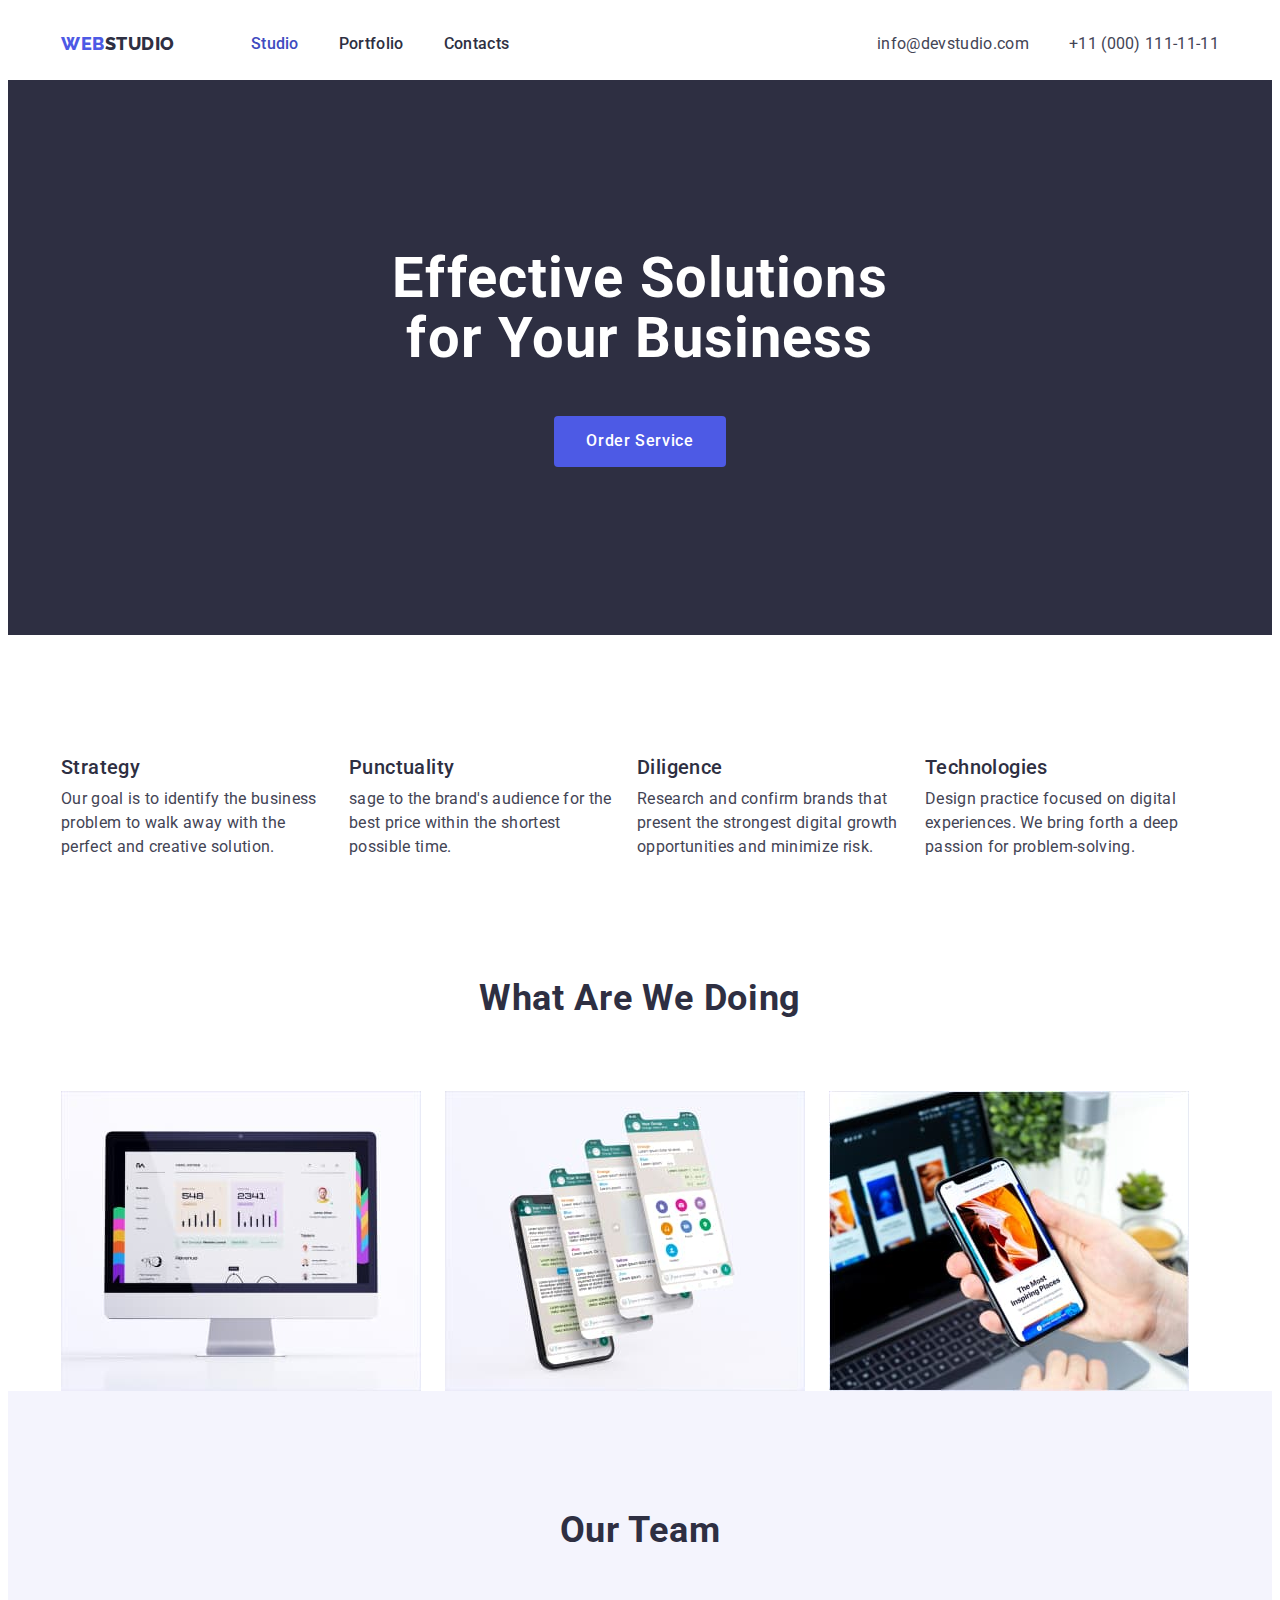
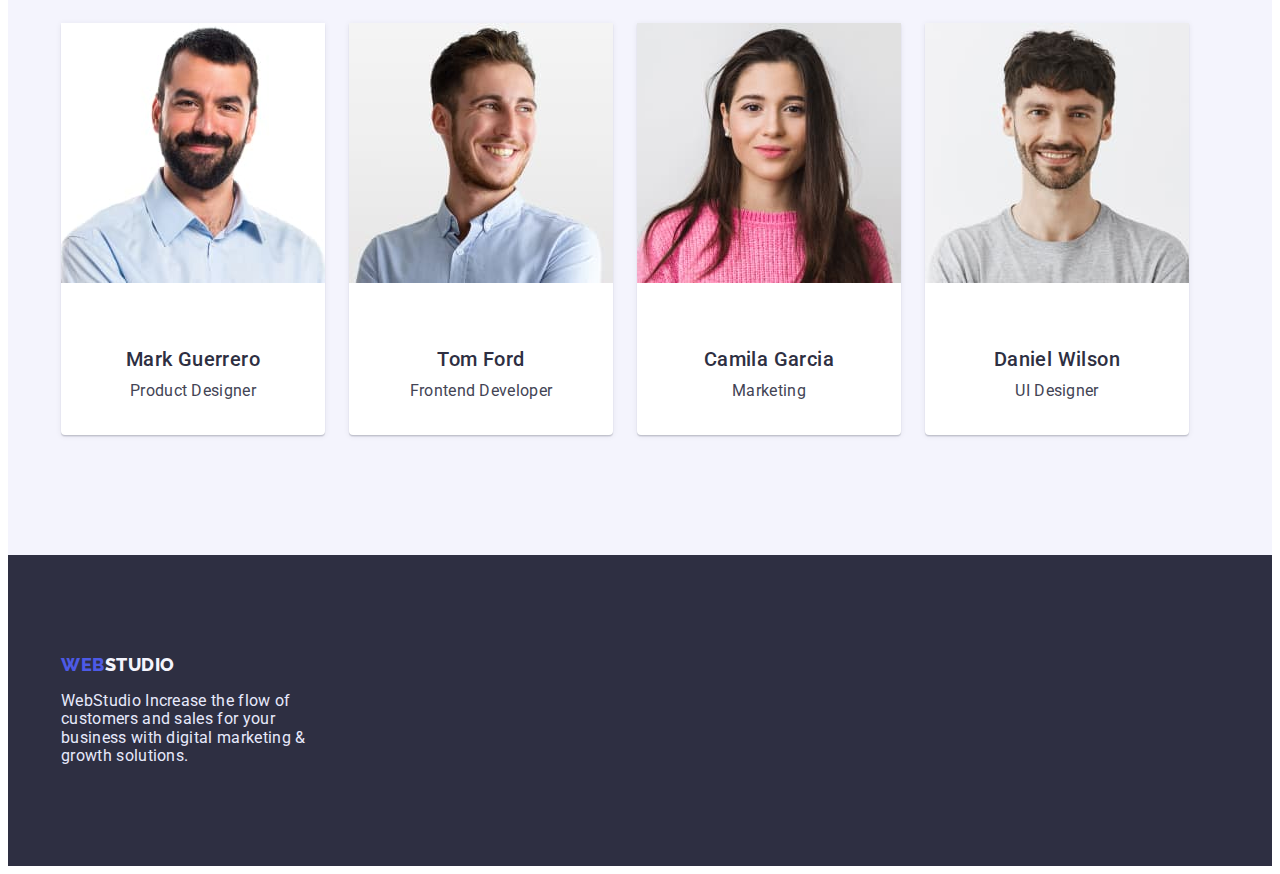
<file: index.html>
<!DOCTYPE html>
<html lang="en">
  <head>
    <meta charset="UTF-8" />
    <meta http-equiv="X-UA-Compatible" content="IE=edge" />
    <meta name="viewport" content="width=device-width, initial-scale=1.0" />
    <title>WebStudio</title>
    <link rel="stylesheet" href="https://cdnjs.cloudflare.com/ajax/libs/modern-normalize/1.1.0/modern-normalize.min.css" integrity="sha512-wpPYUAdjBVSE4KJnH1VR1HeZfpl1ub8YT/NKx4PuQ5NmX2tKuGu6U/JRp5y+Y8XG2tV+wKQpNHVUX03MfMFn9Q==" crossorigin="anonymous" referrerpolicy="no-referrer" />
    <link rel="preconnect" href="https://fonts.googleapis.com" />
    <link rel="preconnect" href="https://fonts.gstatic.com" crossorigin />
    <link href="https://fonts.googleapis.com/css2?family=Raleway:wght@800&family=Roboto:wght@400;500;700;900&display=swap"
      rel="stylesheet"/>
    <link rel="stylesheet" href="./css/styles.css" />
  </head>
  <body>
    <header>
       <div class="container header-first">
          <a class="header-logo" href="./index.html"><span>Web</span>Studio</a>
          <nav class="header-navigation">
            <ul class="header-list">
              <li class="header-altem">
                <a class="nav-link current" href="./index.html">Studio</a>
              </li>
              <li class="header-altem">
                <a class="nav-link" href="./portfolio.html">Portfolio</a>
              </li>
              <li class="header-altem">
                <a class="nav-link" href="./portfolio.html">Contacts</a>
              </li>
            </ul>
          </nav>
          <ul class="header-contact">
            <li class="header-sait">
              <a class="kontact-link" href="">info@devstudio.com</a>
            </li>
            <li class="header-tel">
              <a class="kontact-link-tel" href="tel:+11(000)1111111"
                >+11 (000) 111-11-11</a>
            </li>
          </ul>
        </div>
    </header>
       <main>
           <section class="hero">
            <div class="container">
                <h1 class="hero-text">Effective Solutions for Your Business</h1>
                <button class="hero-button">Order Service</button>
          </div>
        </section>
        <section class="section">
          <div class="conteiner">
            <h2 class="visually-hidden">futures</h2>
          <ul class="visually-text">
            <li>
              <h3 class="section-text">Strategy</h3>
              <p class="paragraph">
                Our goal is to identify the business problem to walk away with
                the perfect and creative solution.
              </p>
            </li>
            <li>
              <h3 class="section-text">Punctuality</h3>
              <p class="paragraph">
                sage to the brand's audience for the best price within the
                shortest possible time.
              </p>
            </li>
            <li>
              <h2 class="section-text">Diligence</h2>
              <p class="paragraph">
                Research and confirm brands that present the strongest digital
                growth opportunities and minimize risk.
              </p>
            </li>
            <li>
              <h3 class="section-text">Technologies</h3>
              <p class="paragraph">
                Design practice focused on digital experiences. We bring forth a
                deep passion for problem-solving.
              </p>
            </li>
          </ul>
        </div>
        </section>
        <section>
        <div class="conteiner">
          <h2 class="section-work">What are we doing</h2>
        <ul class="section-photo">
          <li>
            <img src="./imegis/img1.jpg" alt="photo" width="360" height="300" />
          </li>
          <li>
            <img src="./imegis/img2.jpg" alt="photo" width="360" height="300" />
          </li>
          <li>
            <img src="./imegis/img3.jpg" alt="photo" width="360" height="300" />
          </li>
        </ul>
        </div>
        </section>
        <section class="section-color">
         <div class="conteiner">
           <h2 class="section-team">Our Team</h2>
          <ul class="section-team-photo">
            <li class="section-img">
              <img
                src="./imegis/img4.jpg"
                alt="foto"
                width="264"
                height="260"
              />
              <div class="section-c">
                <h3 class="section-men">Mark Guerrero</h3>
              <p class="section-mentext">Product Designer</p>
              </div>
            </li>
            <li class="section-img">
              <img
                src="./imegis/img5.jpg"
                alt="foto"
                width="264"
                height="260"
              />
              <div class="section-c">
                <h3 class="section-men">Tom Ford</h3>
              <p class="section-mentext">Frontend Developer</p>
              </div>
            </li>
            <li class="section-img">
              <img
                src="./imegis/img6.jpg"
                alt="foto"
                width="264"
                height="260"
              />
              <div class="section-c">
                <h3 class="section-men">Camila Garcia</h3>
              <p class="section-mentext">Marketing</p>
              </div>
            </li>
            <li class="section-img">
              <img
                src="./imegis/img7.jpg"
                alt="foto"
                width="264"
                height="260"
              />
              <div class="section-c">
                <h3 class="section-men">Daniel Wilson</h3>
              <p class="section-mentext">UI Designer</p>
              </div>
            </li>
          </ul>
         </div>
        </section>
      </main>
      <footer>
        <div class="conteiner">
          <a class="foter-link" href="index.html"><span>Web</span>Studio</a>
        <p class="foter-text">
          WebStudio Increase the flow of customers and sales for your business
          with digital marketing & growth solutions.
        </p>
        </div>
      </footer>
  </body>
</html>
</file>
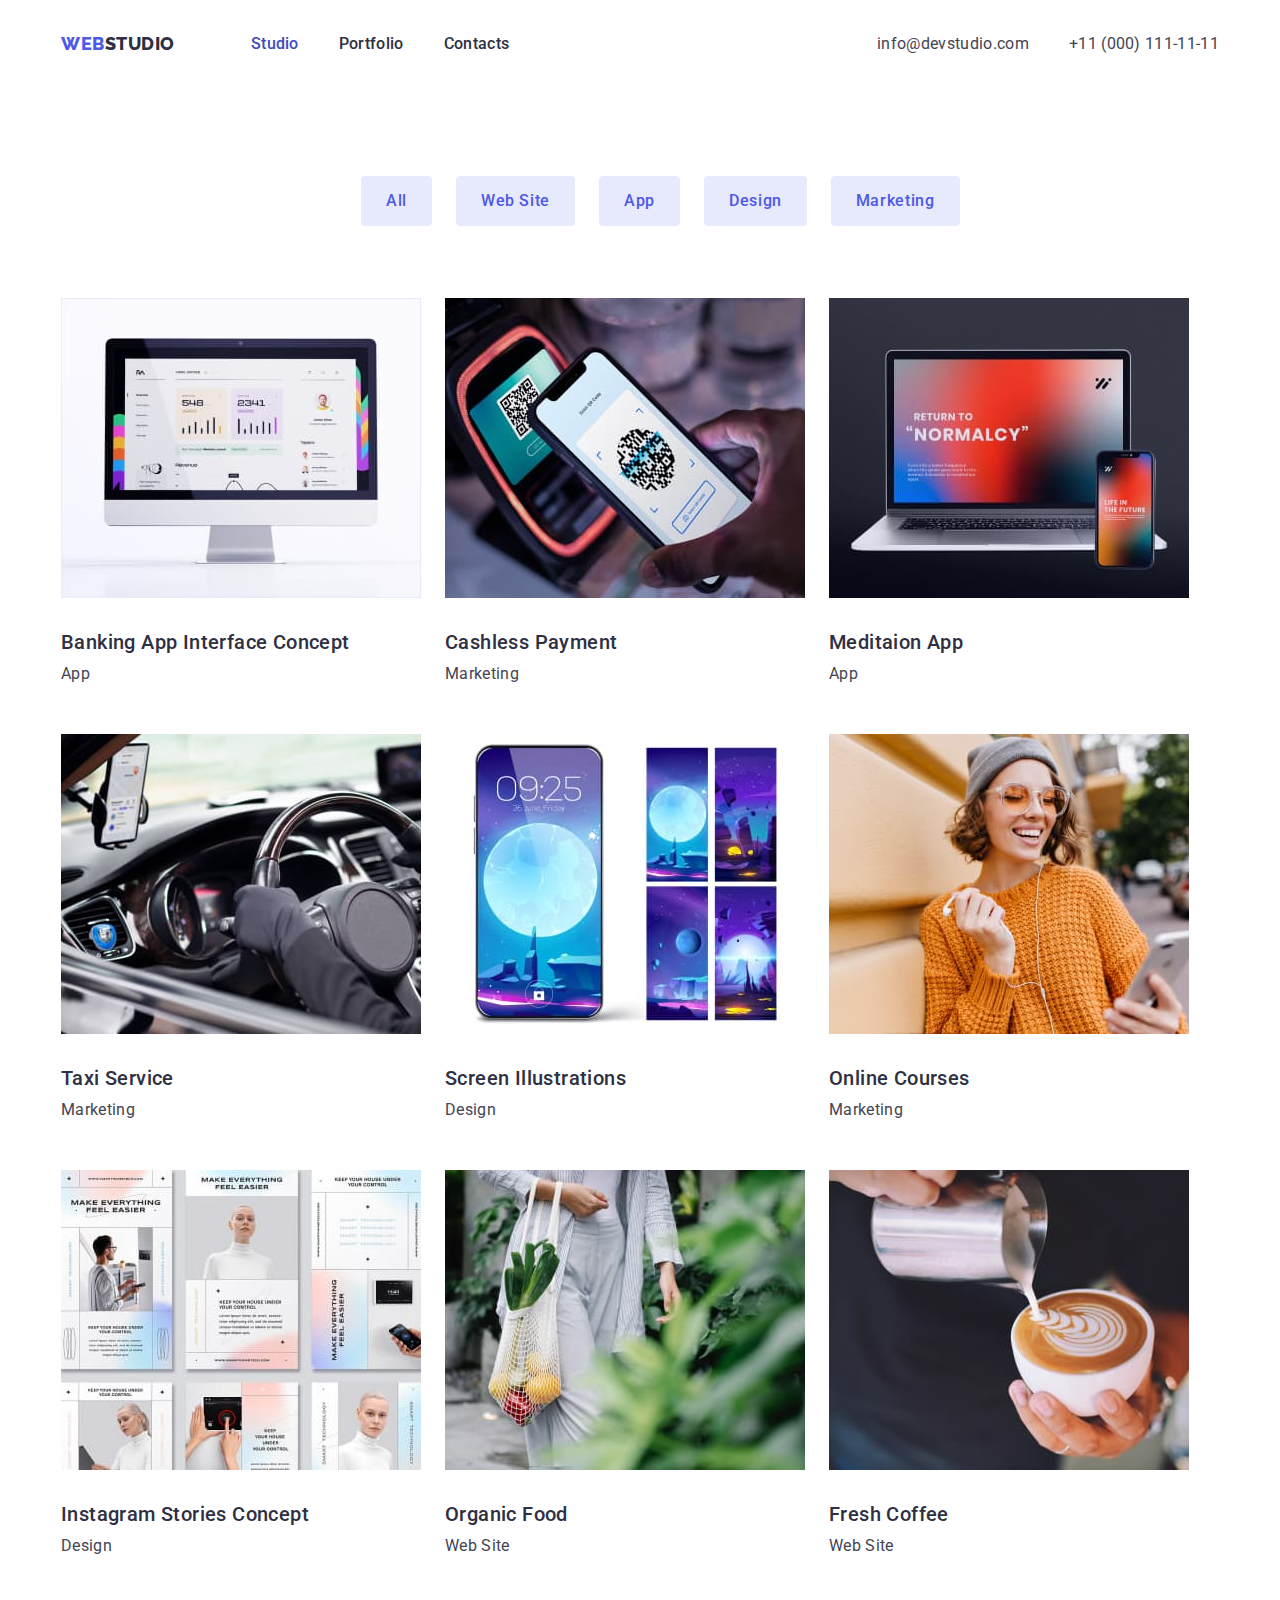
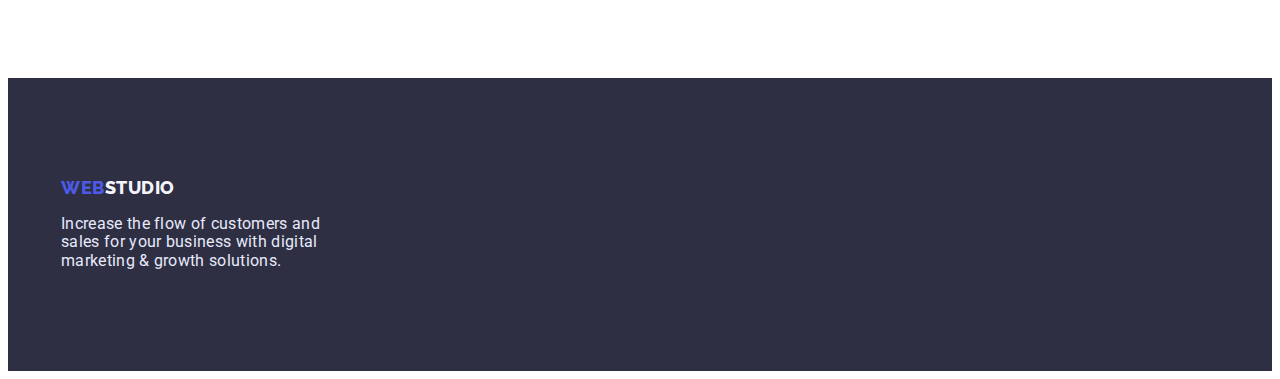
<file: portfolio.html>
<!DOCTYPE html>
<html lang="en">
  <head>
    <meta charset="UTF-8" />
    <meta http-equiv="X-UA-Compatible" content="IE=edge" />
    <meta name="viewport" content="width=device-width, initial-scale=1.0" />
    <title>Document</title>
    <link rel="stylesheet" href="https://cdnjs.cloudflare.com/ajax/libs/modern-normalize/1.1.0/modern-normalize.min.css" integrity="sha512-wpPYUAdjBVSE4KJnH1VR1HeZfpl1ub8YT/NKx4PuQ5NmX2tKuGu6U/JRp5y+Y8XG2tV+wKQpNHVUX03MfMFn9Q==" crossorigin="anonymous" referrerpolicy="no-referrer" />
    <link rel="preconnect" href="https://fonts.googleapis.com" />
    <link rel="preconnect" href="https://fonts.gstatic.com" crossorigin />
    <link
      href="https://fonts.googleapis.com/css2?family=Raleway:wght@800&family=Roboto:wght@400;500;700;900&display=swap"
      rel="stylesheet"
    />
    <link rel="stylesheet" href="./css/styles.css" />
  </head>
  <body class="body">
      <header>
          <div class="container header-first">
           <a class="header-logo" href="./index.html"><span>Web</span>Studio</a>
          <nav class="header-navigation">
            <ul class="header-list">
              <li class="header-altem">
                <a class="nav-link current" href="./index.html">Studio</a>
              </li>
              <li class="header-altem">
                <a class="nav-link" href="./portfolio.html">Portfolio</a>
              </li>
              <li class="header-altem">
                <a class="nav-link" href="./portfolio.html">Contacts</a>
              </li>
            </ul>
          </nav>
          <ul class="header-contact">
            <li class="header-sait">
              <a class="kontact-link" href="">info@devstudio.com</a>
            </li>
            <li class="header-tel">
              <a class="kontact-link-tel" href="tel:+11(000)1111111"
                >+11 (000) 111-11-11</a>
            </li>
          </ul>
        </div>
       </header>
       <main>
        <section>
          <div class="container">
            <ul class="hiro">
              <li><button class="hiro-but-p">All</button></li>
              <li><button class="hiro-but-p">Web Site</button></li>
              <li><button class="hiro-but-p">App</button></li>
              <li><button class="hiro-but-p">Design</button></li>
              <li><button class="hiro-but-p">Marketing</button></li>
            </ul>
          </div>
        </section>
        <section class="visually">
          <div class="container">
            <h1 class="visually-hidden">ol photo</h1>
          <ul class="visually-photo">
            <li class="visually-photo-l">
              <img
                src="./imegis/img1.jpg"
                alt="photo"
                width="360"
                height="300"
              />
              <div>
                <h3 class="sectionh2-p">Banking App Interface Concept</h3>
              <p class="section-text-p">App</p>
              </div>
            </li>
            <li class="visually-photo-l">
              <img
                src="./images1/img2.jpg"
                alt="photo"
                width="360"
                height="300"
              />
              <div>
                <h3 class="sectionh2-p">Cashless Payment</h3>
              <p class="section-text-p">Marketing</p>
              </div>
            </li>
            <li class="visually-photo-l">
              <img
                src="./images1/img3.jpg"
                alt="photo"
                width="360"
                height="300"
              />
              <div>
                <h3 class="sectionh2-p">Meditaion App</h3>
              <p class="section-text-p">App</p>
              </div>
            </li>
            <li class="visually-photo-l">
              <img
                src="./images1/img4.jpg"
                alt="photo"
                width="360"
                height="300"
              />
              <div>
                <h3 class="sectionh2-p">Taxi Service</h3>
              <p class="section-text-p">Marketing</p>
              </div>
            </li>
            <li class="visually-photo-l">
              <img
                src="./images1/img5.jpg"
                alt="photo"
                width="360"
                height="300"
              />
              <div>
                <h3 class="sectionh2-p">Screen Illustrations</h2>
              <p class="section-text-p">Design</p>
              </div>
            </li>
            <li class="visually-photo-l">
              <img
                src="./images1/img6.jpg"
                alt="photo"
                width="360"
                height="300"
              />
              <div>
                <h3 class="sectionh2-p">Online Courses</h3>
              <p class="section-text-p">Marketing</p>
              </div>
            </li>
            <li class="visually-photo-l">
              <img
                src="./images1/img7.jpg"
                alt="photo"
                width="360"
                height="300"
              />
              <div>
                <h3 class="sectionh2-p">Instagram Stories Concept</h3>
              <p class="section-text-p">Design</p>
              </div>
            </li>
            <li class="visually-photo-l">
              <img
                src="./images1/img8.jpg"
                alt="photo"
                width="360"
                height="300"
              />
              <div>
                <h3 class="sectionh2-p">Organic Food</h3>
              <p class="section-text-p">Web Site</p>
              </div>
            </li>
            <li class="visually-photo-l">
              <img
                src="./images1/img9.jpg"
                alt="photo"
                width="360"
                height="300"
              />
              <div>
                <h3 class="sectionh2-p">Fresh Coffee</h3>
              <p class="section-text-p">Web Site</p>
              </div>
            </li>
          </ul>
          </div>
        </section>
       </main>
        <section>
        <footer>
        <div class="container">
          <a class="foter-link" href="index.html"><span>Web</span>Studio</a>
          <p class="foter-text">
          Increase the flow of customers and sales for your business
          with digital marketing & growth solutions.
        </p>
        </div>
      </footer>
     </body>
</html>
</file>
<file: css/styles.css>
ul {
  list-style: none;
}
.text-nav {
  text-decoration: none;
}
:root {
  --Primary-brand: #4d5ae5;
  --Pressed-state: #404bbf;
  --Dark:#2E2F42;
  --Success: #31d0aa;
  --Text: #ffffff;
  --Subtle-text: #8e8f99;
  --Accent: #e7e9fc;
  --Light: #f4f4fd;
  --button-active: #404bbf;
  --whait-text-color: #ffffff;

  --main-font: Roboto, sans-serif;
  --secondary-font: Raleway, sans-serif;
}

body {
  background-color: var(--whait-text-color);
  color: #2E2F42;
  font-family: var(--main-font);
  font-size: 16px;
  letter-spacing: 0.02em;

}

h1,
h2,
h3,
h4,
h5,
h6,
p {
  margin: 0;
}

img {
  display: block;
  max-width: 100%;
  height: auto;
}

button {
  display: block;
  cursor: pointer;
  border: none;
  border-radius: 4px;
}

ul,
li {
  list-style: none;
  padding-left: 0px;
  margin: 0px;
}

a {
  text-decoration: none;
  // color: inherit;
}

.section {
  padding-top: 120px;
  padding-bottom: 120px;
}

.container {
  width: 1158px;
  padding: 0 15px;
  margin: 0 auto;
}

.header-first {
  display: flex;
  justify-content: first baseline;
  align-items: center;
  

}
.header-logo {
  font-family: "Raleway";
  font-weight: 800;
  font-size: 18px;
  line-height: 1.33;
  display: flex;
  align-items: center;
  letter-spacing: 0.03em;
  text-transform: uppercase;
  color: #2E2F42;
  text-decoration: none;
}
.header-logo span {
  color: #4d5ae5;
}
.conteiner {
  width: 1158px;
  padding: 0 15px;
  margin: 0 auto;
}
.header-navigation {
  display: flex;
  margin-left: 76px;
}
.header-list {
  display: flex;
  gap: 40px;
}
.nav-link {
  font-family: "Roboto";
  font-style: normal;
  font-weight: 500;
  font-size: 16px;
  line-height: 1.5;
  letter-spacing: 0.02em;
  color: var(--Dark);
  text-decoration: none;
  padding: 24px 0;
  display: block;
}

.current {
  color: var(--Pressed-state);
}

.nav-link:hover {
  color: #404bbf;
}

.header-contact {
  display: flex;
  margin-left: auto;
}

ul {
  list-style: none;
  margin: 0;
  padding: 0;
}

.kontact-link {
  margin-right: 40px;
  font-family: "Roboto";
  font-style: normal;
  font-weight: 400;
  font-size: 16px;
  line-height: 1.5;
  letter-spacing: 0.02em;
  color: #434455;
}

.kontact-link:hover {
  color: #404BBF;
}

.header-tel {
  font-family: "Roboto";
  font-style: normal;
  font-weight: 400;
  font-size: 16px;
  line-height: 24px;
  letter-spacing: 0.02em;
  color: #434455;
}

.kontact-link-tel {
  font-family: "Roboto";
  font-weight: 400;
  font-size: 16px;
  line-height: 24px;
  letter-spacing: 0.02em;
  color: #434455;
  text-decoration: none;
}

.kontact-link-tel:hover {
  color: #404bbf;
}

.hero {
  background-color: #2e2f42;
  padding: 168px 0;
}
.hero-text {
  font-family: "Roboto";
  font-style: normal;
  font-weight: 700;
  font-size: 56px;
  line-height: 60px;
  text-align: center;
  letter-spacing: 0.02em;
  color: #ffffff;
  max-width: 496px;
  margin: 0 auto;
  text-align: center;

}

.hero-button {
  background-color: #4d5ae5;
  font-family: Roboto;
  font-weight: 500;
  font-size: 16px;
  line-height: 1.18;
  display: flex;
  letter-spacing: 0.04em;
  cursor: pointer;
  color: #ffffff;
  padding: 16px 32px;
  border-radius: 4px;
  margin: 0 auto;;
  margin-top: 48px;
}

.hero-button:hover {
background-color: #404BBF;
}

.section {
padding-top: 120px;
padding-bottom: 120px;
}




.visually-text {
  display: flex;
  gap: 24px;
}

.section-text {
  font-family: "Roboto";
  font-style: normal;
  font-weight: 500;
  font-size: 20px;
  line-height: 1.2;
  letter-spacing: 0.02em;
  color: #2e2f42;
  margin-bottom: 8px;
  
}

.paragraph {
  font-family: "Roboto";
  font-weight: 400;
  font-size: 16px;
  line-height: 1.5;
  letter-spacing: 0.02em;
  color: #434455;
  text-decoration: none;
  max-width: 264px;
}

.section-work {
  font-family: "Roboto";
  font-style: normal;
  font-weight: 700;
  font-size: 36px;
  line-height: 1.11;
  text-align: center;
  letter-spacing: 0.02em;
  text-transform: capitalize;
  color: #2e2f42;

}
.section-photo {
  display: flex;
  gap: 24px;
  margin-top: 72px;
}

.section-color {
  background: #f4f4fd;
  padding: 120px 0;
 
}
.section-team {
  font-family: "Roboto";
  font-weight: 700;
  font-size: 36px;
  line-height: 1.11;
  text-align: center;
  letter-spacing: 0.02em;
  text-transform: capitalize;
  color: #2e2f42;
  
  
}
.section-team-photo {
  display: flex;
  gap: 24px;
  margin-top: 72px;
}
.section-men {
  font-family: "Roboto";
  font-weight: 500;
  font-size: 20px;
  line-height: 1.2;
  text-align: center;
  letter-spacing: 0.02em;
  color: #2e2f42;
  margin-top: 32px;
}

.section-c {
  padding: 32px 0;
}
.section-img {
  background: #FFFFFF;
box-shadow: 0px 1px 6px rgba(46, 47, 66, 0.08), 0px 1px 1px rgba(46, 47, 66, 0.16), 0px 2px 1px rgba(46, 47, 66, 0.08);
border-radius: 0px 0px 4px 4px
}

.section-mentext {
  font-family: "Roboto";
  font-weight: 400;
  font-size: 16px;
  line-height: 1.5;
  text-align: center;
  letter-spacing: 0.02em;
  color: #434455;
  margin-top: 8px;
}

.hiro {
  display: flex;
  gap: 24px;
  margin-top: 96px;
  margin-left: 300px;
}
.hiro-but-p {
  font-family: "Roboto";
  font-style: normal;
  font-weight: 500;
  font-size: 16px;
  line-height: 1.5;
  letter-spacing: 0.04em;
  color: #4d5ae5;
  background: #e7e9fc;
  border: 1px solid #e7e9fc;
  border-radius: 4px;
  padding: 12px 24px;
  text-align: center;
}

.hiro-but-p:hover {
  background-color: #404bbf;
  color: #ffffff;
}
.visually-hidden {
  position: absolute;
  width: 1px;
  height: 1px;
  margin: -1px;
  border: 0;
  padding: 0;

  white-space: nowrap;
  clip-path: inset(100%);
  clip: rect(0 0 0 0);
  overflow: hidden;
 
}

.visually-photo {
  display: flex;
  flex-wrap: wrap;
  gap: 24px;
 padding-top: 48px;
 padding-bottom: 120px;
}

.visually-photo-l{
  padding-top: 24px;
}
.sectionh2-p {
  font-family: "Roboto";
  font-style: normal;
  font-weight: 500;
  font-size: 20px;
  line-height: 1.2;
  letter-spacing: 0.02em;
  color: #2e2f42;
  margin-top: 32px;
}
.section-text-p {
  font-family: "Roboto";
  font-style: normal;
  font-weight: 400;
  font-size: 16px;
  line-height: 1.5;
  letter-spacing: 0.02em;
  color: #434455;
  margin-top: 8px;
}

footer {
  background-color: #2e2f42;
  padding: 100px 0;
}
.foter-link {
  font-family: "Raleway";
  font-style: normal;
  font-weight: 800;
  font-size: 18px;
  line-height: 1.16;
  letter-spacing: 0.03em;
  text-transform: uppercase;
  color: #f4f4fd;
  text-decoration: none;
  display: flex;
}
.foter-link span {
  color: #4d5ae5;
}
.foter-text {
  font-family: "Roboto";
  font-style: normal;
  font-weight: 400;
  font-size: 16px;
  line-height: 1.16;
  letter-spacing: 0.02em;
  color: #e7e9fc;
  max-width: 264px;
  margin-top: 16px;
}
</file>
